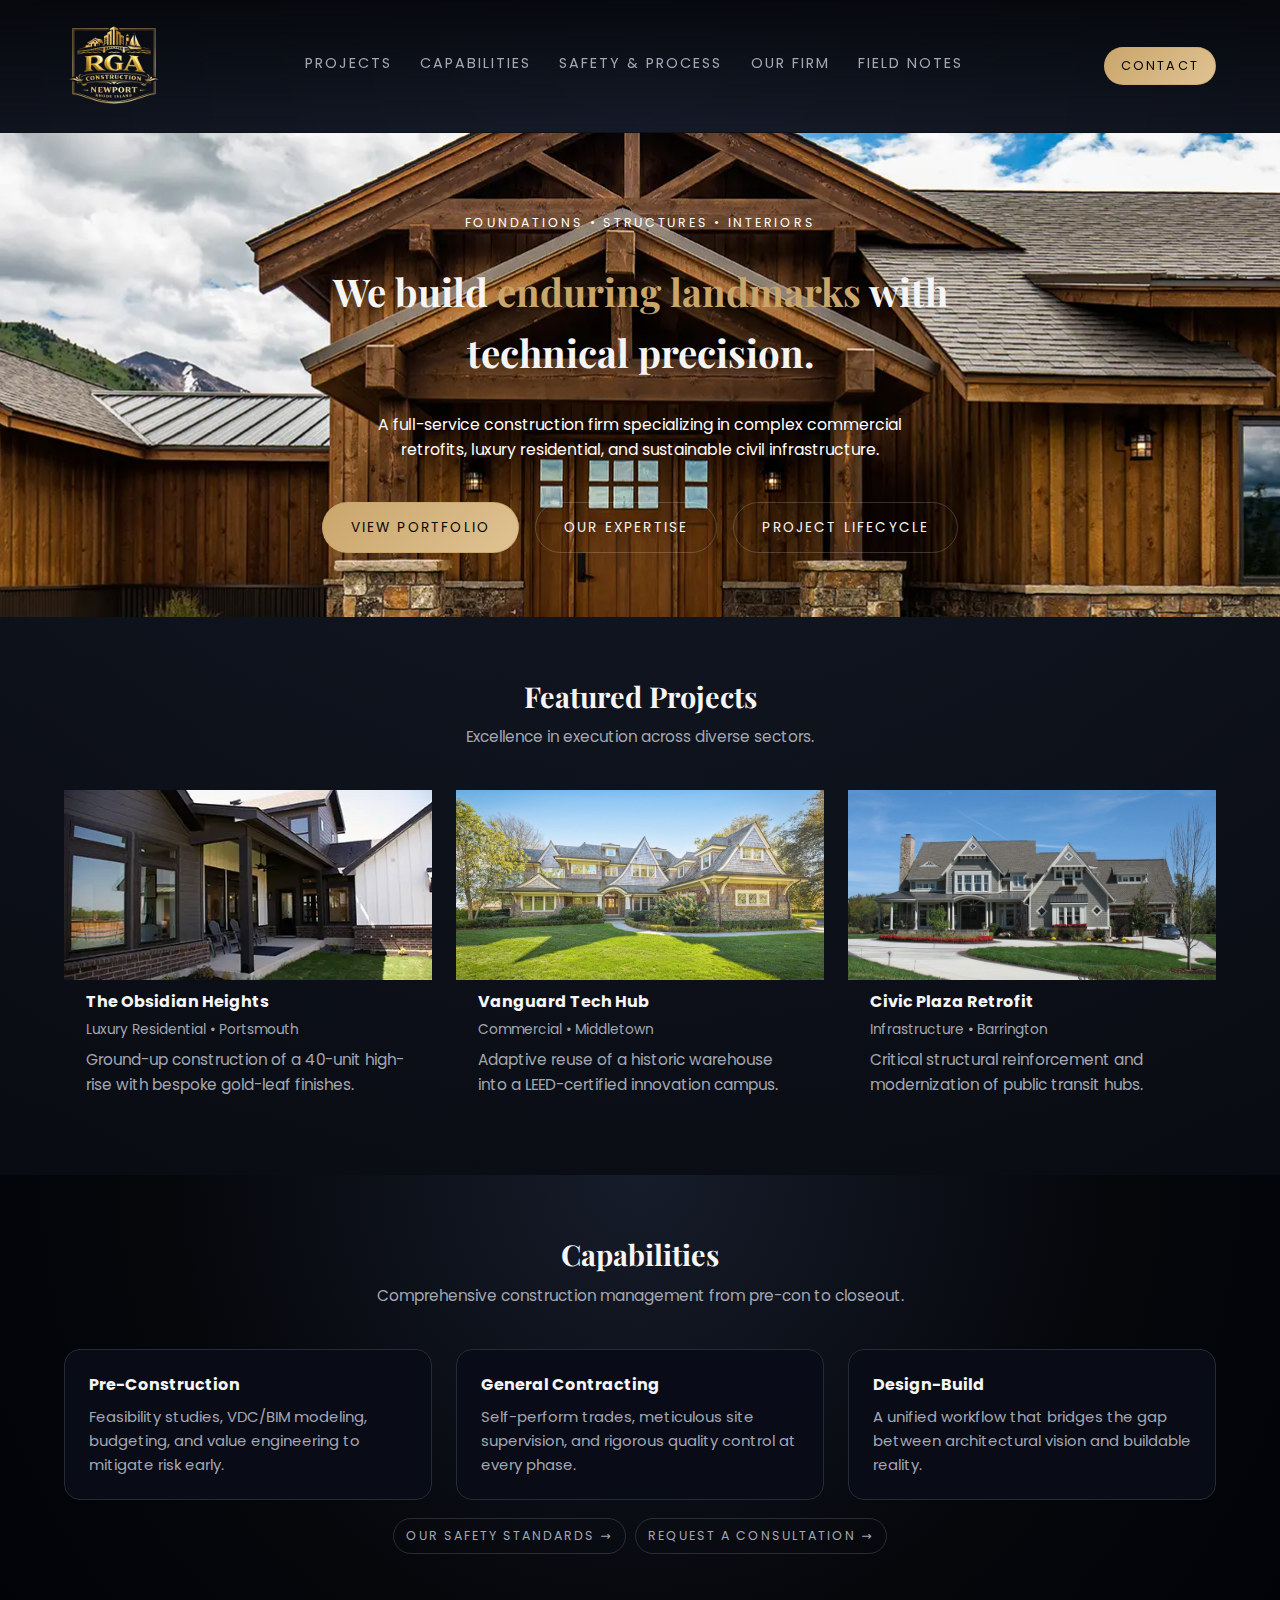
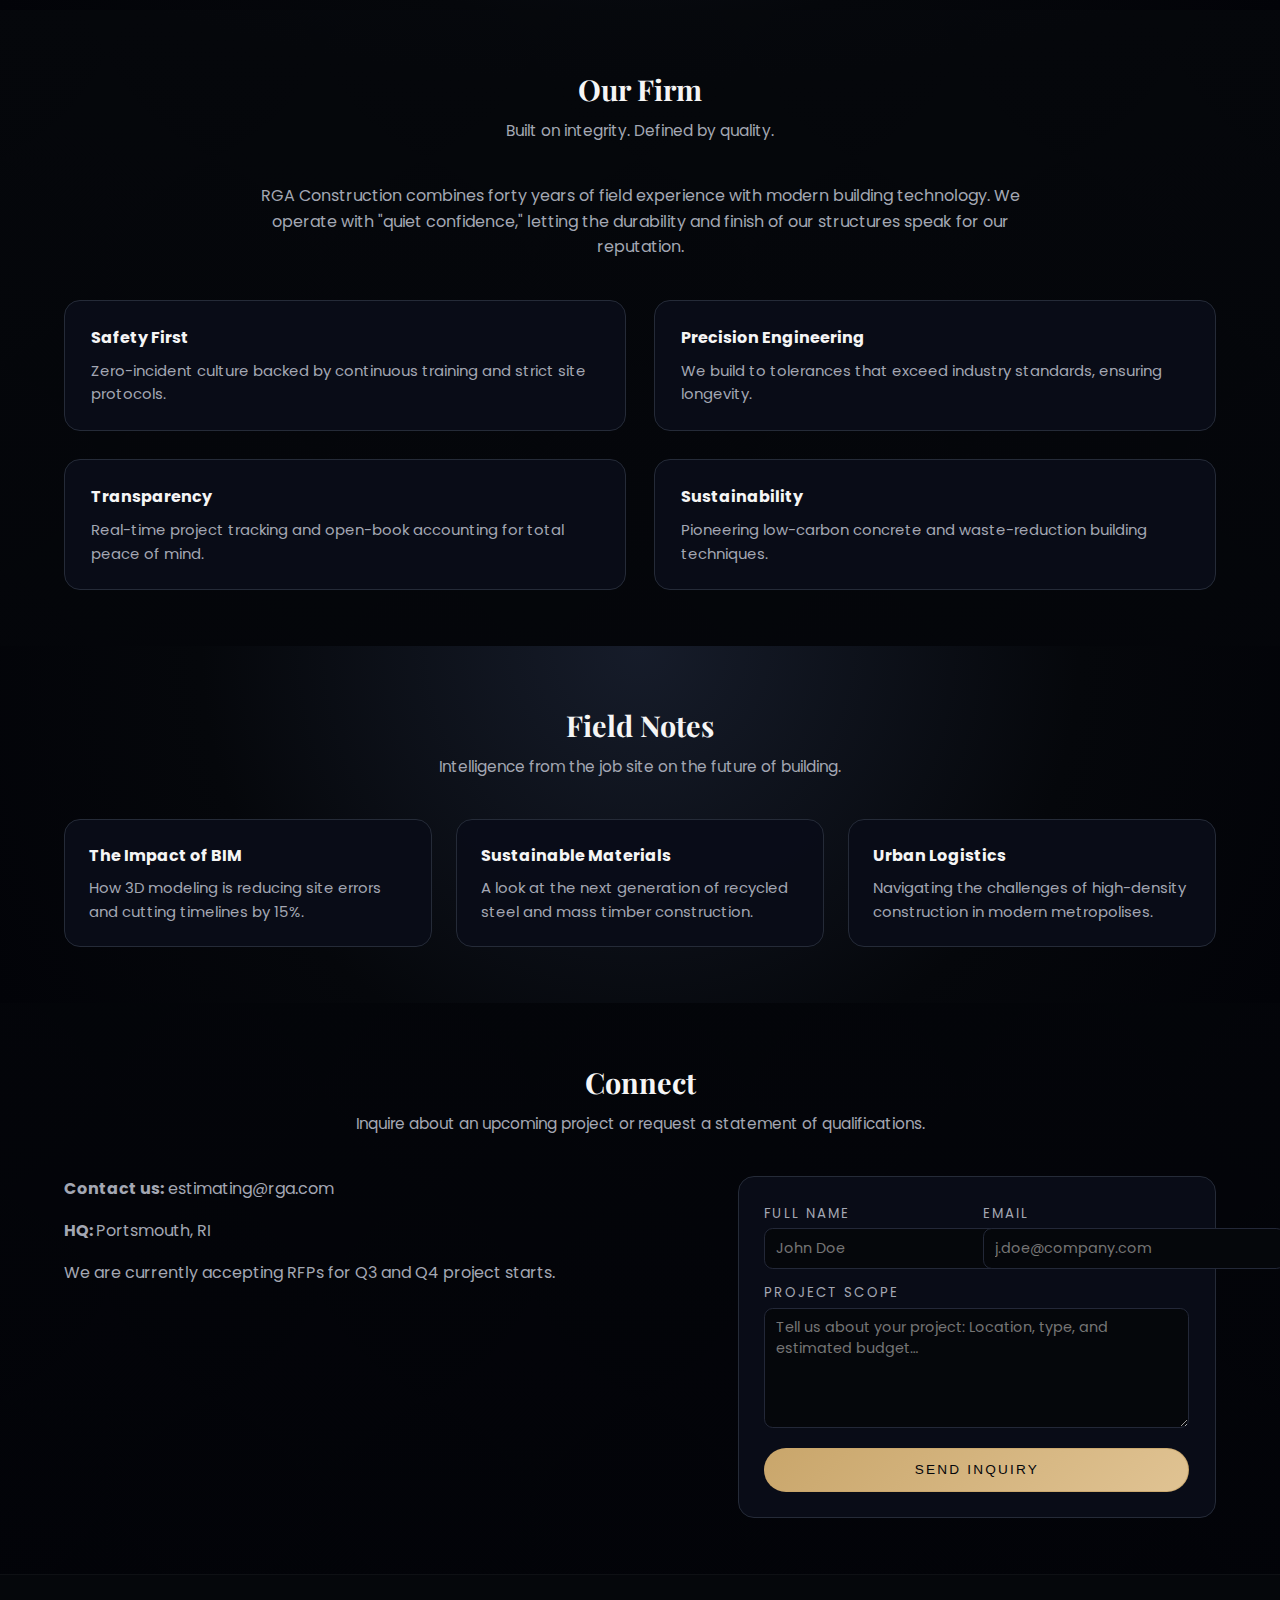
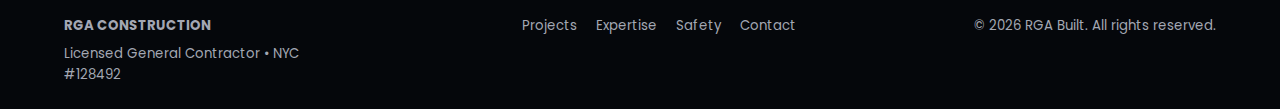
<file: index.html>
<!doctype html>
<html lang="en">
<head>
  <meta charset="utf-8" />
  <meta name="viewport" content="width=device-width, initial-scale=1" />
  <title>RGA — Precision Built Environments</title>
  <meta name="description" content="RGA Construction & Civil Engineering" />

  <link rel="preconnect" href="https://fonts.googleapis.com">
  <link rel="preconnect" href="https://fonts.gstatic.com" crossorigin>
  <link href="https://fonts.googleapis.com/css2?family=Playfair+Display:wght@500;600;700&family=Poppins:wght@300;400;500;600&display=swap" rel="stylesheet">

  <link rel="stylesheet" href="./styles.css" />
</head>

<body>
  <div class="wrapper">
    <header>
  <div class="container">
    <div class="nav">
      <div class="nav-left">
        <a class="logo-mark" href="./index.html" aria-label="RGA Home">
          <img src="./images/RGAlogonobg.png" alt="RGA Logo" style="height:100px;">
        </a>
      </div>

      <nav class="nav-links" aria-label="Primary">
        <a href="#work">Projects</a>
        <a href="#what">Capabilities</a>
        <a href="./processes.html">Safety & Process</a>
        <a href="#about">Our Firm</a>
        <a href="#insights">Field Notes</a>
      </nav>

      <div class="nav-right">
        <a class="nav-cta" href="#contact">Contact</a>
        <button class="nav-toggle" id="navToggle" aria-label="Open menu" aria-expanded="false">
          <svg xmlns="http://www.w3.org/2000/svg" width="20" height="20" viewBox="0 0 24 24" fill="none" stroke="currentColor" stroke-width="2" stroke-linecap="round" stroke-linejoin="round">
            <line x1="3" y1="12" x2="21" y2="12"></line>
            <line x1="3" y1="6" x2="21" y2="6"></line>
            <line x1="3" y1="18" x2="21" y2="18"></line>
          </svg>
        </button>
      </div>
    </div>

    <nav class="nav-mobile" aria-label="Mobile">
      <a href="#work">Projects</a>
      <a href="#what">Capabilities</a>
      <a href="./processes.html">Safety & Process</a>
      <a href="#about">Our Firm</a>
      <a href="#contact">Contact</a>
    </nav>
  </div>
</header>

    <main>
      <section class="hero" style="background-image: url(./images/house1.jpg); background-repeat: no-repeat; background-attachment: fixed;background-size: cover;background-position: center;">
        <div class="container hero-inner">
          <p class="hero-tagline" style="color:white;">Foundations • Structures • Interiors</p>
          <!-- <div class="hero-logo" aria-hidden="true">R</div> -->

          <h1 class="hero-title">
            We build <span class="gold">enduring landmarks</span> with technical precision.
          </h1>

          <p class="hero-subtitle" style="color:white;">
            A full-service construction firm specializing in complex commercial retrofits, luxury residential, and sustainable civil infrastructure.
          </p>

          <div class="hero-actions">
            <a class="btn btn-primary" href="#work">View Portfolio</a>
            <a class="btn btn-outline" href="#what">Our Expertise</a>
            <a class="btn btn-outline" href="./processes.html">Project Lifecycle</a>
          </div>
        </div>
      </section>

      <section id="work" class="section">
        <div class="container">
          <div class="section-header">
            <h2 class="section-title">Featured Projects</h2>
            <p class="section-subtitle">Excellence in execution across diverse sectors.</p>
          </div>

          <div class="projects-grid">
            <article class="project-card">
              <div class="project-image-placeholder">
                <img src="./images/house2.jpeg" alt="">
              </div>
              <div class="project-body">
                <h3>The Obsidian Heights</h3>
                <div class="project-location">Luxury Residential • Portsmouth</div>
                <p class="section-subtitle" style="text-align:left; margin:0;">
                  Ground-up construction of a 40-unit high-rise with bespoke gold-leaf finishes.
                </p>
              </div>
            </article>

            <article class="project-card">
              <div class="project-image-placeholder">
                <img src="./images/house3.jpg" alt="">
              </div>
              <div class="project-body">
                <h3>Vanguard Tech Hub</h3>
                <div class="project-location">Commercial • Middletown</div>
                <p class="section-subtitle" style="text-align:left; margin:0;">
                  Adaptive reuse of a historic warehouse into a LEED-certified innovation campus.
                </p>
              </div>
            </article>

            <article class="project-card">
              <div class="project-image-placeholder">
                <img src="./images/house5.jpg" alt="">
              </div>
              <div class="project-body">
                <h3>Civic Plaza Retrofit</h3>
                <div class="project-location">Infrastructure • Barrington</div>
                <p class="section-subtitle" style="text-align:left; margin:0;">
                  Critical structural reinforcement and modernization of public transit hubs.
                </p>
              </div>
            </article>
          </div>
        </div>
      </section>

      <section id="what" class="section section-alt">
        <div class="container">
          <div class="section-header">
            <h2 class="section-title">Capabilities </h2>
            <p class="section-subtitle">Comprehensive construction management from pre-con to closeout.</p>
          </div>

          <div class="services-grid">
            <div class="service-card">
              <h3>Pre-Construction</h3>
              <p>Feasibility studies, VDC/BIM modeling, budgeting, and value engineering to mitigate risk early.</p>
            </div>
            <div class="service-card">
              <h3>General Contracting</h3>
              <p>Self-perform trades, meticulous site supervision, and rigorous quality control at every phase.</p>
            </div>
            <div class="service-card">
              <h3>Design-Build</h3>
              <p>A unified workflow that bridges the gap between architectural vision and buildable reality.</p>
            </div>
          </div>
          
          

          <div class="pills" aria-label="Quick links">
            <a href="./processes.html">Our Safety Standards →</a>
            <a href="#contact">Request a Consultation →</a>
          </div>
        </div>
      </section>

      <section id="about" class="section">
        <div class="container">
          <div class="section-header">
            <h2 class="section-title">Our Firm</h2>
            <p class="section-subtitle">Built on integrity. Defined by quality.</p>
          </div>

          <div class="about-intro">
            <p>
              RGA Construction combines forty years of field experience with modern building technology. 
              We operate with "quiet confidence," letting the durability and finish of our structures speak for our reputation.
            </p>
          </div>

          <div class="values-grid">
            <div class="value-card">
              <h3>Safety First</h3>
              <p>Zero-incident culture backed by continuous training and strict site protocols.</p>
            </div>
            <div class="value-card">
              <h3>Precision Engineering</h3>
              <p>We build to tolerances that exceed industry standards, ensuring longevity.</p>
            </div>
            <div class="value-card">
              <h3>Transparency</h3>
              <p>Real-time project tracking and open-book accounting for total peace of mind.</p>
            </div>
            <div class="value-card">
              <h3>Sustainability</h3>
              <p>Pioneering low-carbon concrete and waste-reduction building techniques.</p>
            </div>
          </div>
        </div>
      </section>

      <section id="insights" class="section section-alt">
        <div class="container">
          <div class="section-header">
            <h2 class="section-title">Field Notes</h2>
            <p class="section-subtitle">Intelligence from the job site on the future of building.</p>
          </div>

          <div class="services-grid">
            <div class="service-card">
              <h3>The Impact of BIM</h3>
              <p>How 3D modeling is reducing site errors and cutting timelines by 15%.</p>
            </div>
            <div class="service-card">
              <h3>Sustainable Materials</h3>
              <p>A look at the next generation of recycled steel and mass timber construction.</p>
            </div>
            <div class="service-card">
              <h3>Urban Logistics</h3>
              <p>Navigating the challenges of high-density construction in modern metropolises.</p>
            </div>
          </div>
        </div>
      </section>

      <section id="contact" class="section">
        <div class="container">
          <div class="section-header">
            <h2 class="section-title">Connect</h2>
            <p class="section-subtitle">Inquire about an upcoming project or request a statement of qualifications.</p>
          </div>

          <div class="contact-layout">
            <div class="contact-text">
              <p><strong>Contact us:</strong> estimating@rga.com</p>
              <p><strong>HQ: </strong>Portsmouth, RI</p>
              <p>
                We are currently accepting RFPs for Q3 and Q4 project starts.
              </p>
            </div>

            <form class="contact-form" onsubmit="return false;">
              <div class="form-row">
                <label>
                  Full Name
                  <input type="text" placeholder="John Doe" />
                </label>
                <label>
                  Email
                  <input type="email" placeholder="j.doe@company.com" />
                </label>
              </div>

              <label>
                <p>Project Scope</p>
                <textarea placeholder="Tell us about your project: Location, type, and estimated budget…" style="width:100%"></textarea>
              </label>

              <button class="btn btn-primary" type="submit">Send Inquiry</button>
            </form>
          </div>
        </div>
      </section>
    </main>

    <footer>
      <div class="container footer-inner">
        <div class="footer-brand">
          <strong>RGA CONSTRUCTION</strong>
          <div style="margin-top:0.4rem;">
            Licensed General Contractor • NYC #128492
          </div>
        </div>

        <nav class="footer-nav" aria-label="Footer">
          <a href="#work">Projects</a>
          <a href="#what">Expertise</a>
          <a href="./processes.html">Safety</a>
          <a href="#contact">Contact</a>
        </nav>

        <div>© <span id="year"></span> RGA Built. All rights reserved.</div>
      </div>
    </footer>
  </div>

  <script src="./script.js"></script>
</body>
</html>
</file>
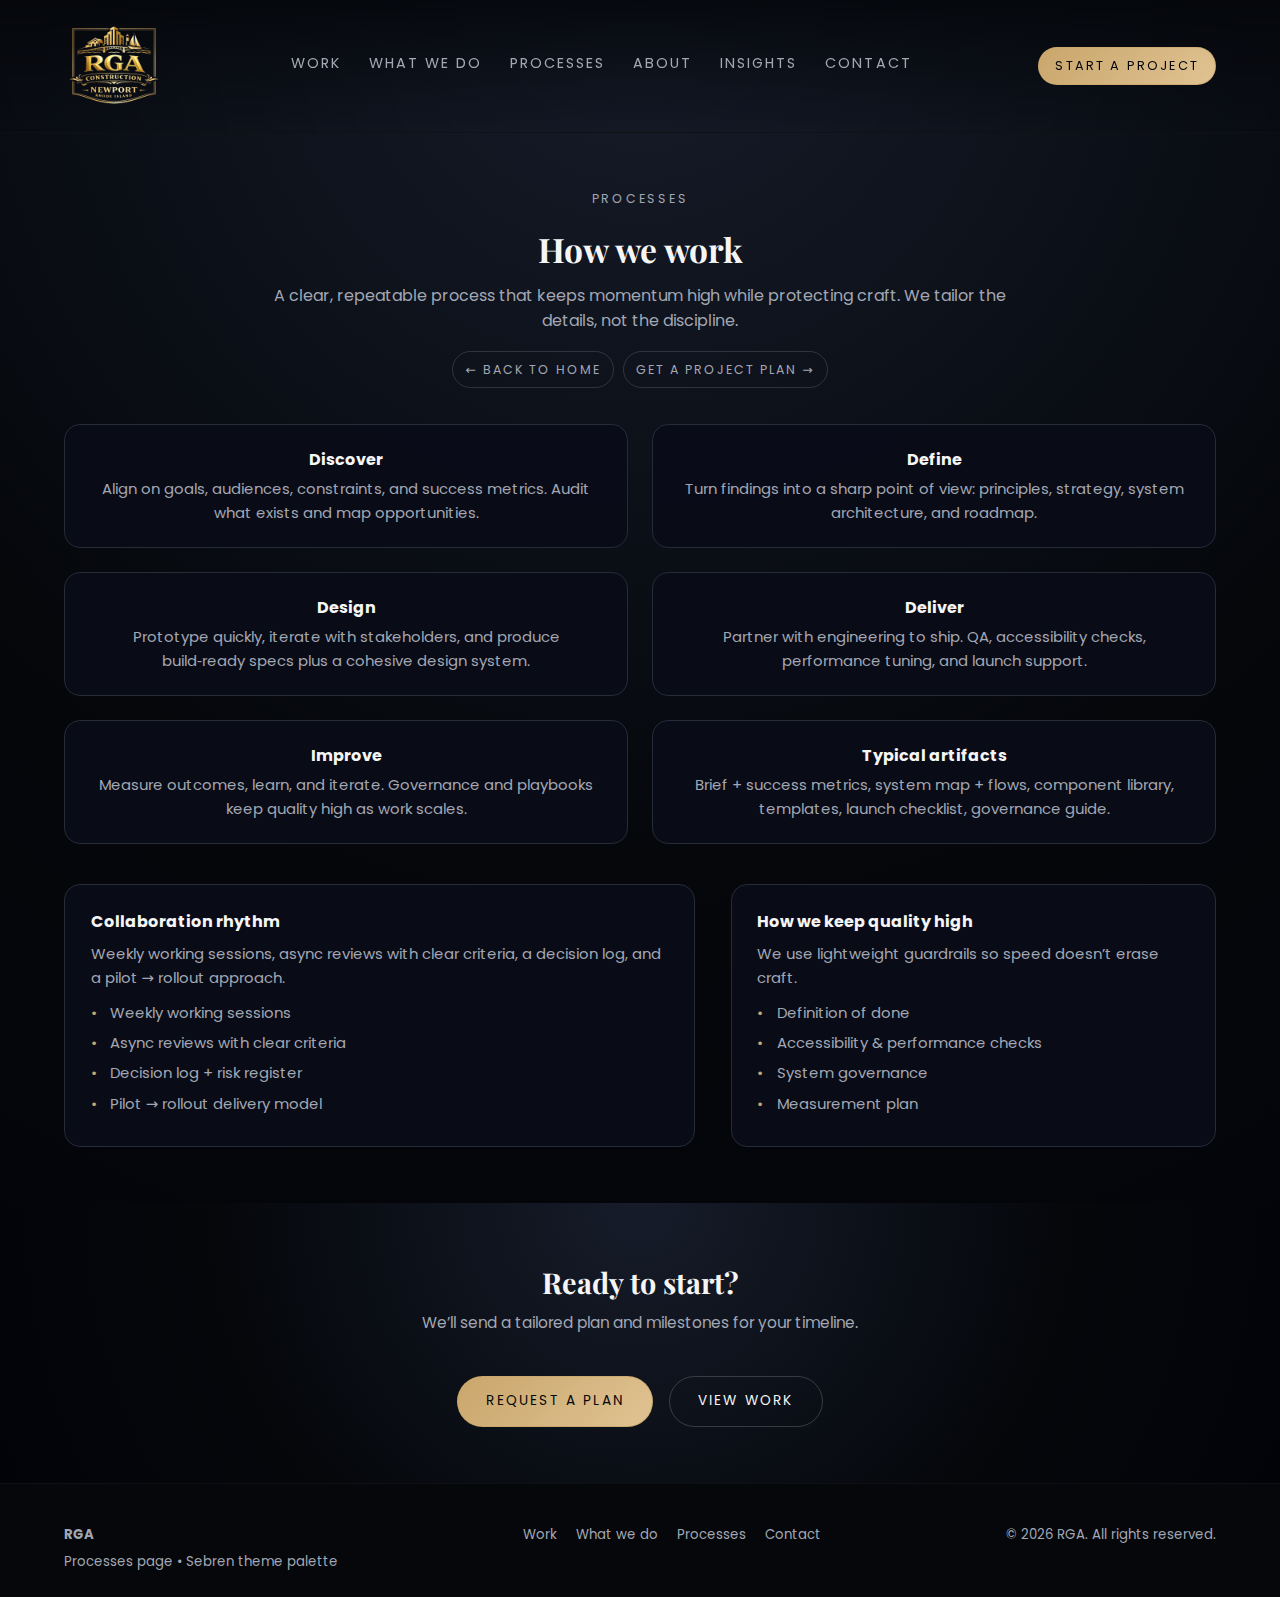
<file: processes.html>
<!doctype html>
<html lang="en">
<head>
  <meta charset="utf-8" />
  <meta name="viewport" content="width=device-width, initial-scale=1" />
  <title>RGA — Processes</title>
  <meta name="description" content="RGA Processes page (Sebren theme palette)." />

  <!-- Fonts used by the Sebren theme -->
  <link rel="preconnect" href="https://fonts.googleapis.com">
  <link rel="preconnect" href="https://fonts.gstatic.com" crossorigin>
  <link href="https://fonts.googleapis.com/css2?family=Playfair+Display:wght@500;600;700&family=Poppins:wght@300;400;500;600&display=swap" rel="stylesheet">

  <link rel="stylesheet" href="./styles.css" />
</head>

<body>
  <div class="wrapper">
    <!-- Header / Nav -->
    <header>
      <div class="container">
        <div class="nav">
          <div class="nav-left">
            <!-- <a class="logo-mark" href="./index.html" aria-label="RGA Home">
              <div class="logo-badge">R</div>
            </a> -->
            <!-- <div class="nav-brand-text">
              <span>RGA</span>
              <span>Creative innovation company</span>
            </div> -->
            <a class="logo-mark" href="./index.html" aria-label="RGA Home">
              <img src="./images/RGAlogonobg.png" style="width:100px; height:100px;">
            </a>
          </div>

          <nav class="nav-links" aria-label="Primary">
            <a href="./index.html#work">Work</a>
            <a href="./index.html#what">What we do</a>
            <a href="./processes.html">Processes</a>
            <a href="./index.html#about">About</a>
            <a href="./index.html#insights">Insights</a>
            <a href="./index.html#contact">Contact</a>
          </nav>

          <div class="nav-right">
            <a class="nav-cta" href="./index.html#contact">Start a project</a>
            <button class="nav-toggle" id="navToggle" aria-label="Open menu" aria-expanded="false">
              <svg xmlns="http://www.w3.org/2000/svg" width="20" height="20" viewBox="0 0 24 24" fill="none" stroke="currentColor" stroke-width="2" stroke-linecap="round" stroke-linejoin="round">
                <line x1="3" y1="12" x2="21" y2="12"></line>
                <line x1="3" y1="6" x2="21" y2="6"></line>
                <line x1="3" y1="18" x2="21" y2="18"></line>
              </svg>
            </button>
          </div>
        </div>

        <!-- Mobile nav -->
        <nav class="nav-mobile" aria-label="Mobile">
          <a href="./index.html#work">Work</a>
          <a href="./index.html#what">What we do</a>
          <a href="./processes.html">Processes</a>
          <a href="./index.html#about">About</a>
          <a href="./index.html#insights">Insights</a>
          <a href="./index.html#contact">Contact</a>
        </nav>
      </div>
    </header>

    <main>
      <section class="section">
        <div class="container">
          <p class="kicker">Processes</p>
          <h1 class="page-title">How we work</h1>
          <p class="page-subtitle">
            A clear, repeatable process that keeps momentum high while protecting craft.
            We tailor the details, not the discipline.
          </p>

          <div class="pills" aria-label="Processes navigation">
            <a href="./index.html">← Back to Home</a>
            <a href="./index.html#contact">Get a project plan →</a>
          </div>

          <div style="height:2.25rem;"></div>

          <div class="process-grid" style="text-align: center;">
            <div class="process-step">
              <div>
                <h3>Discover</h3>
                <p>Align on goals, audiences, constraints, and success metrics. Audit what exists and map opportunities.</p>
              </div>
            </div>

            <div class="process-step">
              <div>
                <h3>Define</h3>
                <p>Turn findings into a sharp point of view: principles, strategy, system architecture, and roadmap.</p>
              </div>
            </div>

            <div class="process-step">
              <div>
                <h3>Design</h3>
                <p>Prototype quickly, iterate with stakeholders, and produce build‑ready specs plus a cohesive design system.</p>
              </div>
            </div>

            <div class="process-step">
              <div>
                <h3>Deliver</h3>
                <p>Partner with engineering to ship. QA, accessibility checks, performance tuning, and launch support.</p>
              </div>
            </div>

            <div class="process-step">
              <div>
                <h3>Improve</h3>
                <p>Measure outcomes, learn, and iterate. Governance and playbooks keep quality high as work scales.</p>
              </div>
            </div>

            <div class="process-step">
              <div>
                <h3>Typical artifacts</h3>
                <p>Brief + success metrics, system map + flows, component library, templates, launch checklist, governance guide.</p>
              </div>
            </div>
          </div>

          <div style="height:2.5rem;"></div>

          <div class="two-column">
            <div class="value-card">
              <h3>Collaboration rhythm</h3>
              <p>
                Weekly working sessions, async reviews with clear criteria, a decision log, and a pilot → rollout approach.
              </p>

              <ul class="bullet-list">
                <li>Weekly working sessions</li>
                <li>Async reviews with clear criteria</li>
                <li>Decision log + risk register</li>
                <li>Pilot → rollout delivery model</li>
              </ul>
            </div>

            <div class="value-card">
              <h3>How we keep quality high</h3>
              <p>We use lightweight guardrails so speed doesn’t erase craft.</p>

              <ul class="bullet-list">
                <li>Definition of done</li>
                <li>Accessibility & performance checks</li>
                <li>System governance</li>
                <li>Measurement plan</li>
              </ul>
            </div>
          </div>
        </div>
      </section>

      <section class="section section-alt">
        <div class="container">
          <div class="section-header">
            <h2 class="section-title">Ready to start?</h2>
            <p class="section-subtitle">We’ll send a tailored plan and milestones for your timeline.</p>
          </div>

          <div class="hero-actions" style="margin-top:0;">
            <a class="btn btn-primary" href="./index.html#contact">Request a plan</a>
            <a class="btn btn-outline" href="./index.html#work">View work</a>
          </div>
        </div>
      </section>
    </main>

    <footer>
      <div class="container footer-inner">
        <div class="footer-brand">
          <strong>RGA</strong>
          <div style="margin-top:0.4rem;">Processes page • Sebren theme palette</div>
        </div>

        <nav class="footer-nav" aria-label="Footer">
          <a href="./index.html#work">Work</a>
          <a href="./index.html#what">What we do</a>
          <a href="./processes.html">Processes</a>
          <a href="./index.html#contact">Contact</a>
        </nav>

        <div>© <span id="year"></span> RGA. All rights reserved.</div>
      </div>
    </footer>
  </div>

  <script src="./script.js"></script>
</body>
</html>
</file>
<file: styles.css>
/* ---------- GLOBAL RESET ---------- */
* {
  margin: 0;
  padding: 0;
  box-sizing: border-box;
}

/* ---------- ROOT & THEME ---------- */
:root {
  --bg-main: #05070b;
  --bg-alt: #0b0f18;
  --bg-panel: #101521;
  --text-main: #f5f5f5;
  --text-muted: #a3a7b3;
  --accent-gold: #c9a66b;
  --border-soft: #252b38;
  --error: #ff6b6b;
  --font-sans: "Poppins", system-ui, -apple-system, BlinkMacSystemFont, "Segoe UI",
    sans-serif;
  --font-serif: "Playfair Display", "Times New Roman", serif;
}

html {
  scroll-behavior: smooth;
}

body {
  font-family: var(--font-sans);
  background: radial-gradient(circle at top, #161c2a 0, #05070b 50%, #020308 100%);
  color: var(--text-main);
  line-height: 1.6;
}

/* ---------- LAYOUT ---------- */
.wrapper {
  min-height: 100vh;
  display: flex;
  flex-direction: column;
}

.container {
  width: 100%;
  max-width: 1200px;
  margin: 0 auto;
  padding: 0 1.5rem;
}

/* ---------- HEADER & NAV ---------- */
header {
  position: sticky;
  top: 0;
  z-index: 50;
  background: linear-gradient(to bottom, #05070be6, #05070b00);
  backdrop-filter: blur(14px);
  border-bottom: 1px solid rgba(255, 255, 255, 0.04);
}

.nav {
  display: flex;
  align-items: center;
  justify-content: space-between;
  padding: 1rem 0;
}

.nav-left {
  display: flex;
  align-items: center;
  gap: 0.75rem;
}

.logo-mark {
    display: flex;
    align-items: center;
    justify-content: center;
}

.logo-mark img {
    height: 180px;   /* Try 60px first */
    width: auto;
    display: block;
}

.nav-brand-text {
  display: flex;
  flex-direction: column;
  gap: 0.1rem;
}

.nav-brand-text span:first-child {
  font-weight: 600;
  letter-spacing: 0.18em;
  font-size: 0.92rem;
}

.nav-brand-text span:last-child {
  font-size: 0.72rem;
  text-transform: uppercase;
  letter-spacing: 0.16em;
  color: var(--text-muted);
}

.nav-links {
  display: flex;
  align-items: center;
  gap: 1.75rem;
}

.nav-links a {
  font-size: 0.9rem;
  letter-spacing: 0.14em;
  text-transform: uppercase;
  text-decoration: none;
  color: var(--text-muted);
  position: relative;
  padding-bottom: 0.25rem;
}

.nav-links a::after {
  content: "";
  position: absolute;
  left: 0;
  bottom: 0;
  width: 0;
  height: 1px;
  background: var(--accent-gold);
  transition: width 0.25s ease;
}

.nav-links a:hover {
  color: var(--text-main);
}

.nav-links a:hover::after {
  width: 100%;
}

.nav-cta {
  padding: 0.5rem 1rem;
  border-radius: 999px;
  border: 1px solid rgba(201, 166, 107, 0.7);
  font-size: 0.8rem;
  text-transform: uppercase;
  letter-spacing: 0.17em;
  background: linear-gradient(135deg, #c9a66b, #e0c393);
  color: #05070b;
  text-decoration: none;
  transition: transform 0.12s ease, box-shadow 0.12s ease, background 0.2s ease;
}

.nav-cta:hover {
  transform: translateY(-1px);
  box-shadow: 0 12px 28px rgba(0, 0, 0, 0.5);
  background: linear-gradient(135deg, #e0c393, #c9a66b);
}

/* ---------- HERO (HOME) ---------- */
.hero {
  padding: 5rem 0 4rem;
}

.hero-inner {
  display: flex;
  flex-direction: column;
  align-items: center;
  text-align: center;
  gap: 1.75rem;
}

.hero-tagline {
  font-size: 0.78rem;
  text-transform: uppercase;
  letter-spacing: 0.22em;
  color: var(--text-muted);
}

.hero-logo {
  width: 84px;
  height: 84px;
  border-radius: 999px;
  border: 1px solid rgba(201, 166, 107, 0.8);
  display: flex;
  align-items: center;
  justify-content: center;
  background: radial-gradient(circle at 30% 0, #fdf6e5, #c9a66b 45%, #05070b 100%);
  color: #05070b;
  font-size: 2rem;
  font-weight: 600;
  letter-spacing: 0.22em;
}

.hero-title {
  font-family: var(--font-serif);
  font-size: 2.4rem;
  max-width: 650px;
}

.hero-subtitle {
  max-width: 540px;
  color: var(--text-muted);
  font-size: 0.98rem;
}

.hero-actions {
  display: flex;
  flex-wrap: wrap;
  gap: 1rem;
  justify-content: center;
  margin-top: 0.75rem;
}

/* ---------- BUTTONS ---------- */
.btn {
  padding: 0.85rem 1.75rem;
  border-radius: 999px;
  border: 1px solid transparent;
  font-size: 0.85rem;
  text-transform: uppercase;
  letter-spacing: 0.16em;
  text-decoration: none;
  display: inline-flex;
  align-items: center;
  justify-content: center;
  gap: 0.45rem;
  cursor: pointer;
  transition: transform 0.12s ease, box-shadow 0.12s ease, background 0.18s ease,
    border-color 0.18s ease, color 0.18s ease;
}

.btn-primary {
  background: linear-gradient(135deg, #c9a66b, #e0c393);
  color: #05070b;
  border-color: rgba(201, 166, 107, 0.85);
}

.btn-primary:hover {
  transform: translateY(-1px);
  box-shadow: 0 14px 30px rgba(0, 0, 0, 0.5);
  background: linear-gradient(135deg, #e0c393, #c9a66b);
}

.btn-outline {
  background: transparent;
  color: var(--text-main);
  border-color: rgba(255, 255, 255, 0.18);
}

.btn-outline:hover {
  background: rgba(255, 255, 255, 0.06);
  border-color: rgba(255, 255, 255, 0.32);
  transform: translateY(-1px);
}

/* ---------- GENERIC SECTION STYLES ---------- */
.section {
  padding: 3.5rem 0;
}

.section-alt {
  background: radial-gradient(circle at top, #161c2a 0, #05070b 60%, #020308 100%);
}

.section-header {
  text-align: center;
  margin-bottom: 2.5rem;
}

.section-title {
  font-family: var(--font-serif);
  font-size: 1.8rem;
  margin-bottom: 0.4rem;
}

.section-subtitle {
  color: var(--text-muted);
  font-size: 0.96rem;
}

/* ---------- ABOUT PAGE ---------- */
.about-intro {
  max-width: 760px;
  margin: 0 auto 2.5rem;
  text-align: center;
}

.about-intro p {
  color: var(--text-muted);
}

.values-grid {
  display: grid;
  grid-template-columns: repeat(2, minmax(0, 1fr));
  gap: 1.75rem;
  margin-top: 2rem;
}

.value-card {
  background: rgba(9, 13, 24, 0.96);
  border-radius: 1rem;
  padding: 1.5rem 1.6rem;
  border: 1px solid var(--border-soft);
}

.value-card h3 {
  font-size: 1rem;
  margin-bottom: 0.5rem;
}

.value-card p {
  color: var(--text-muted);
  font-size: 0.93rem;
}

/* ---------- SERVICES PAGE ---------- */
.services-grid {
  display: grid;
  grid-template-columns: repeat(3, minmax(0, 1fr));
  gap: 1.5rem;
}

.service-card {
  background: rgba(9, 13, 24, 0.96);
  border-radius: 1rem;
  padding: 1.4rem 1.5rem;
  border: 1px solid var(--border-soft);
  display: flex;
  flex-direction: column;
  gap: 0.5rem;
}

.service-card h3 {
  font-size: 1rem;
}

.service-card p {
  color: var(--text-muted);
  font-size: 0.93rem;
}

/* ---------- PROJECTS PAGE ---------- */
.projects-grid {
  display: grid;
  grid-template-columns: repeat(3, minmax(0, 1fr));
  gap: 1.5rem;
}

.project-card img {
  width: 100%;
  height: 190px; /* Matches your placeholder height */
  object-fit: cover; /* Crops the image to fill the box without stretching */
  object-position: center; /* Keeps the center of the image visible */
  display: block;
}

.project-image-placeholder {
  background: radial-gradient(circle at top, #273149, #0b0f18 55%, #05070b);
  height: 180px;
}

.project-body {
  padding: 1.2rem 1.4rem 1.4rem;
}

.project-body h3 {
  font-size: 1rem;
  margin-bottom: 0.25rem;
}

.project-location {
  font-size: 0.86rem;
  color: var(--text-muted);
  margin-bottom: 0.45rem;
}

/* ---------- DESIGNERS PAGE ---------- */
.two-column {
  display: grid;
  grid-template-columns: 1.3fr 1fr;
  gap: 2.25rem;
  align-items: flex-start;
}

.bullet-list {
  list-style: none;
  margin-top: 0.7rem;
}

.bullet-list li {
  position: relative;
  padding-left: 1.2rem;
  font-size: 0.93rem;
  color: var(--text-muted);
  margin-bottom: 0.4rem;
}

.bullet-list li::before {
  content: "•";
  position: absolute;
  left: 0;
  color: var(--accent-gold);
}

/* ---------- FAQ PAGE ---------- */
.faq-list {
  max-width: 780px;
  margin: 0 auto;
}

.faq-item {
  border-bottom: 1px solid var(--border-soft);
  padding: 1.1rem 0;
}

.faq-item h3 {
  font-size: 0.98rem;
  margin-bottom: 0.3rem;
}

.faq-item p {
  font-size: 0.93rem;
  color: var(--text-muted);
}

/* ---------- CONTACT PAGE ---------- */
.contact-layout {
  display: grid;
  grid-template-columns: minmax(0, 1.2fr) minmax(0, 0.9fr);
  gap: 2.25rem;
  align-items: flex-start;
}

.contact-text p {
  color: var(--text-muted);
  margin-bottom: 1rem;
}

.contact-form {
  display: flex;
  flex-direction: column;
  gap: 0.85rem;
  background: rgba(9, 13, 24, 0.96);
  border-radius: 1rem;
  padding: 1.6rem;
  border: 1px solid var(--border-soft);
}

.form-row {
  display: grid;
  grid-template-columns: repeat(2, minmax(0, 1fr));
  gap: 0.75rem;
}

label {
  font-size: 0.83rem;
  text-transform: uppercase;
  letter-spacing: 0.16em;
  color: var(--text-muted);
}

input,
select,
textarea {
  margin-top: 0.25rem;
  padding: 0.55rem 0.7rem;
  border-radius: 0.55rem;
  border: 1px solid #232838;
  background: #05070b;
  color: var(--text-main);
  font-family: var(--font-sans);
  font-size: 0.9rem;
}

input:focus,
select:focus,
textarea:focus {
  outline: 1px solid var(--accent-gold);
  border-color: var(--accent-gold);
}

textarea {
  min-height: 120px;
  resize: vertical;
}

/* ---------- FOOTER ---------- */
footer {
  margin-top: auto;
  padding: 2.5rem 0 1.5rem;
  border-top: 1px solid rgba(255, 255, 255, 0.04);
  background: #05070b;
}

.footer-inner {
  display: flex;
  flex-wrap: wrap;
  justify-content: space-between;
  gap: 1.5rem;
  align-items: flex-start;
  font-size: 0.83rem;
  color: var(--text-muted);
}

.footer-brand {
  max-width: 280px;
}

.footer-nav {
  display: flex;
  flex-wrap: wrap;
  gap: 1.2rem;
}

.footer-nav a {
  color: var(--text-muted);
  text-decoration: none;
  font-size: 0.83rem;
}

.footer-nav a:hover {
  color: var(--text-main);
}

/* ---------- RESPONSIVE ---------- */
@media (max-width: 960px) {
  .nav-links {
    display: none;
  }

  .hero-title {
    font-size: 2.1rem;
  }

  .values-grid,
  .services-grid,
  .projects-grid,
  .two-column,
  .contact-layout {
    grid-template-columns: 1fr;
  }
}

@media (max-width: 640px) {
  .hero {
    padding-top: 4rem;
  }

  .hero-title {
    font-size: 1.8rem;
  }

  .section {
    padding: 3rem 0;
  }
}


/* ---------- RGA SITE EXTENSIONS (theme-compatible) ---------- */

/* Text-based logo badge (for when you don't use an image logo) */
.logo-badge {
  width: 44px;
  height: 44px;
  border-radius: 999px;
  border: 1px solid rgba(201, 166, 107, 0.8);
  display: grid;
  place-items: center;
  background: radial-gradient(circle at 30% 0, #fdf6e5, #c9a66b 45%, #05070b 100%);
  color: #05070b;
  font-weight: 700;
  letter-spacing: 0.18em;
  font-family: var(--font-sans);
}

/* Page-level typography helpers */
.kicker {
  font-size: 0.78rem;
  text-transform: uppercase;
  letter-spacing: 0.22em;
  color: var(--text-muted);
  text-align: center;
  margin-bottom: 0.9rem;
}

.page-title {
  font-family: var(--font-serif);
  font-size: 2.1rem;
  text-align: center;
  margin-bottom: 0.35rem;
}

.page-subtitle {
  color: var(--text-muted);
  text-align: center;
  max-width: 760px;
  margin: 0 auto;
}

/* Subtle inline emphasis */
.gold {
  color: var(--accent-gold);
}

/* Processes: numbered step cards */
.process-grid {
  display: grid;
  grid-template-columns: repeat(2, minmax(0, 1fr));
  gap: 1.5rem;
}

.process-step {
  background: rgba(9, 13, 24, 0.96);
  border-radius: 1rem;
  padding: 1.4rem 1.5rem;
  border: 1px solid var(--border-soft);
  display: flex;
  gap: 1rem;
}

.step-num {
  width: 42px;
  height: 42px;
  border-radius: 999px;
  border: 1px solid rgba(201, 166, 107, 0.8);
  display: grid;
  place-items: center;
  background: radial-gradient(circle at 30% 0, #fdf6e5, #c9a66b 45%, #05070b 100%);
  color: #05070b;
  font-weight: 700;
}

.process-step h3 {
  font-size: 1rem;
  margin-bottom: 0.25rem;
}
.process-step p {
  font-size: 0.93rem;
  color: var(--text-muted);
}

/* Simple “pill” links (for breadcrumbs etc.) */
.pills {
  display: flex;
  gap: 0.6rem;
  justify-content: center;
  flex-wrap: wrap;
  margin-top: 1.1rem;
}
.pills a {
  font-size: 0.78rem;
  letter-spacing: 0.16em;
  text-transform: uppercase;
  text-decoration: none;
  color: var(--text-muted);
  border: 1px solid rgba(255,255,255,0.14);
  padding: 0.45rem 0.75rem;
  border-radius: 999px;
}
.pills a:hover {
  color: var(--text-main);
  border-color: rgba(255,255,255,0.28);
  background: rgba(255,255,255,0.05);
}

/* Mobile nav toggle */
.nav-right {
  display: flex;
  align-items: center;
  gap: 0.75rem;
}

.nav-toggle {
  display: none;
  width: 42px;
  height: 42px;
  border-radius: 999px;
  border: 1px solid rgba(255,255,255,0.14);
  background: rgba(255,255,255,0.03);
  color: var(--text-main);
  cursor: pointer;
  align-items: center;
  justify-content: center;
  transition: transform 0.12s ease, background 0.18s ease, border-color 0.18s ease;
}
.nav-toggle:hover {
  transform: translateY(-1px);
  background: rgba(255,255,255,0.06);
  border-color: rgba(255,255,255,0.28);
}
.nav-toggle svg { display: block; }

.nav-mobile {
  display: none;
  padding: 0 0 1rem;
}
.nav-mobile a {
  display: block;
  padding: 0.9rem 0;
  border-top: 1px solid rgba(255,255,255,0.06);
  font-size: 0.9rem;
  letter-spacing: 0.14em;
  text-transform: uppercase;
  text-decoration: none;
  color: var(--text-muted);
}
.nav-mobile a:hover { color: var(--text-main); }

body.nav-open .nav-mobile { display: block; }

@media (max-width: 960px) {
  .nav-toggle { display: inline-flex; }
  .nav-cta { display: none; } /* keep header clean on small screens */
  .process-grid { grid-template-columns: 1fr; }
}
</file>
